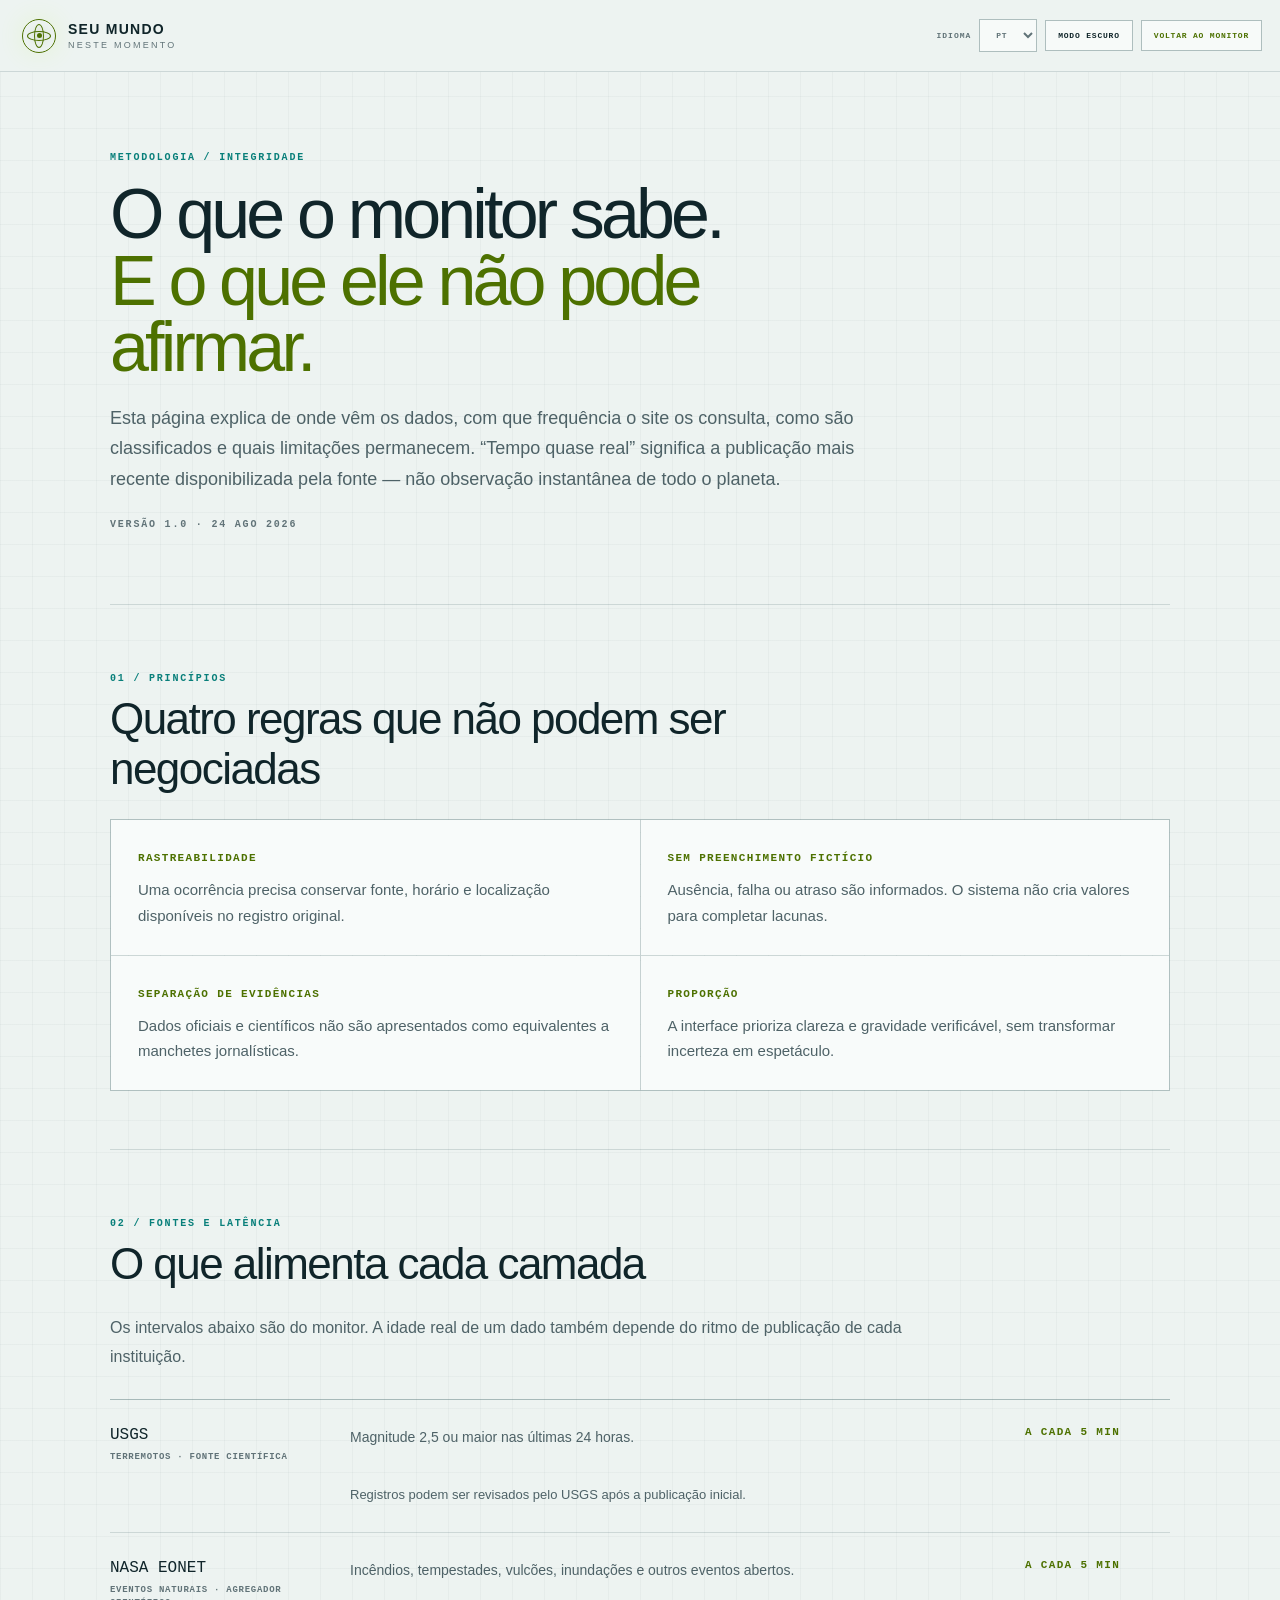
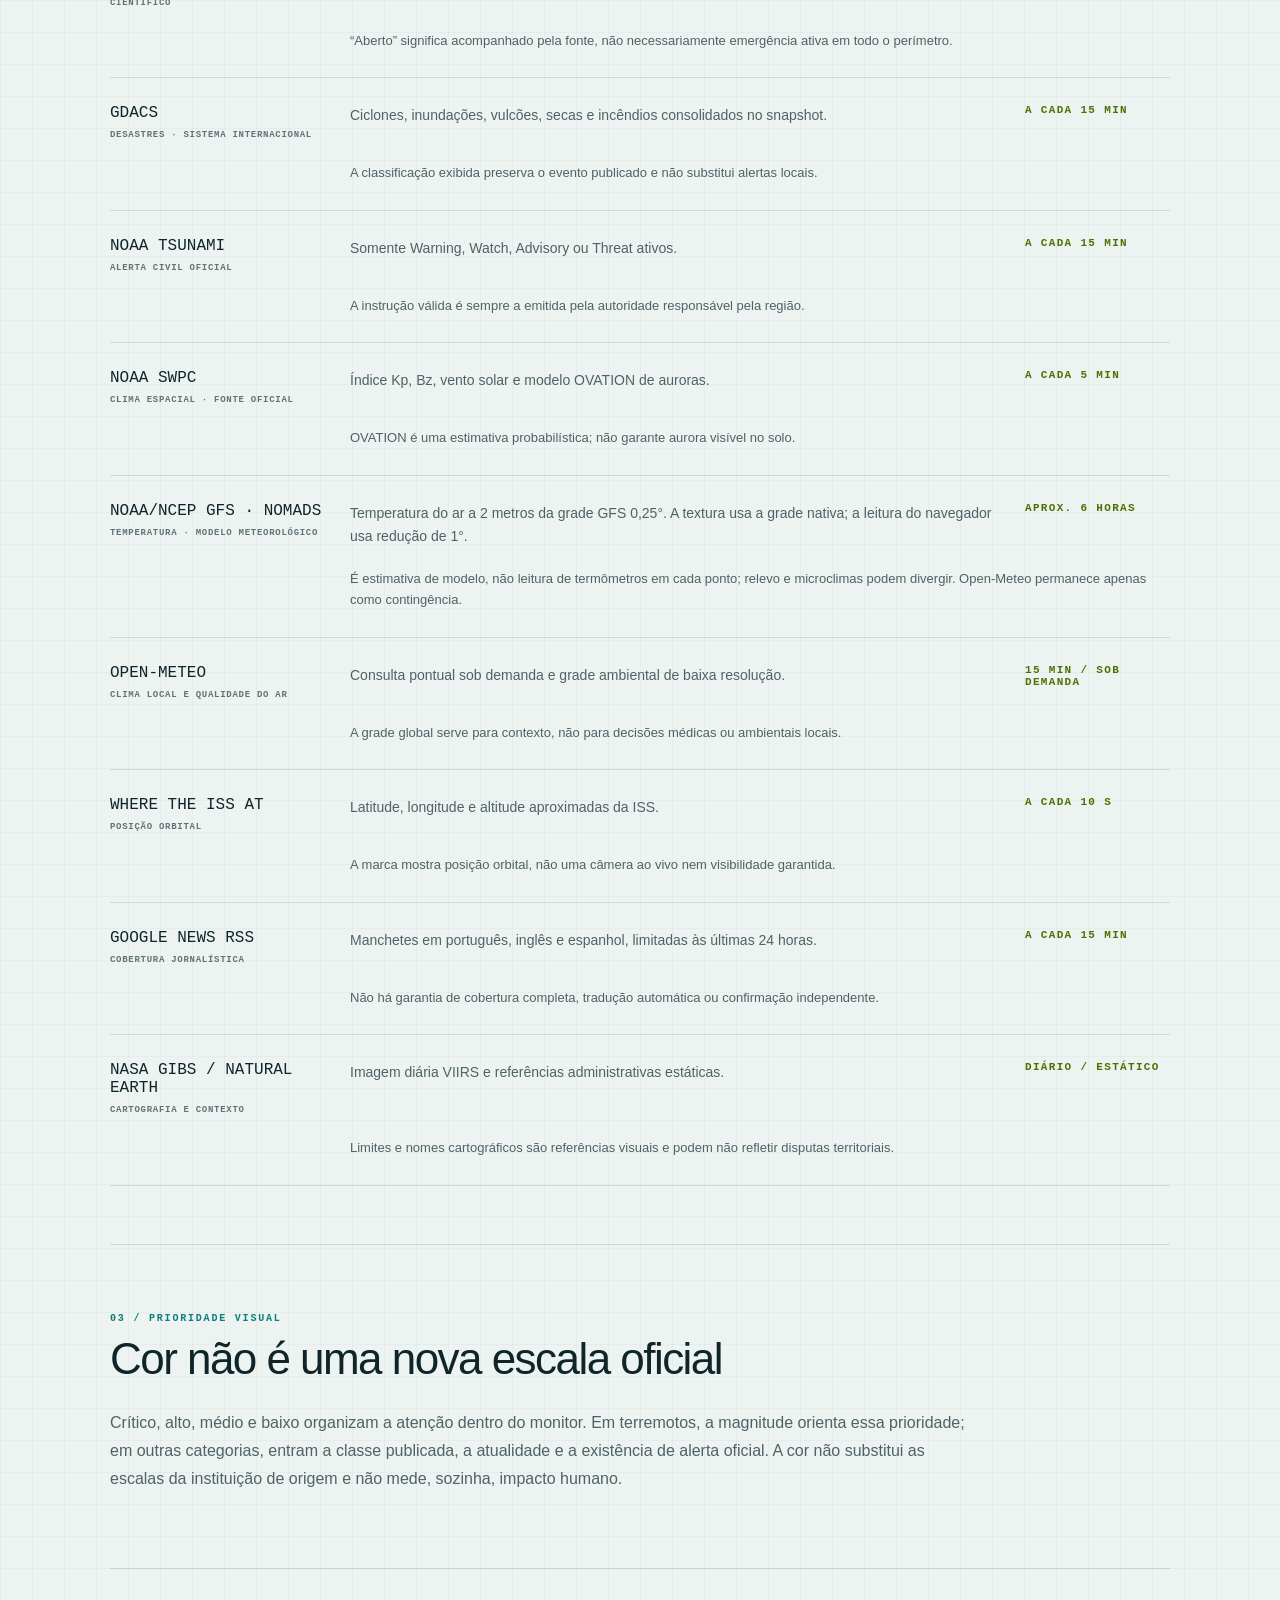
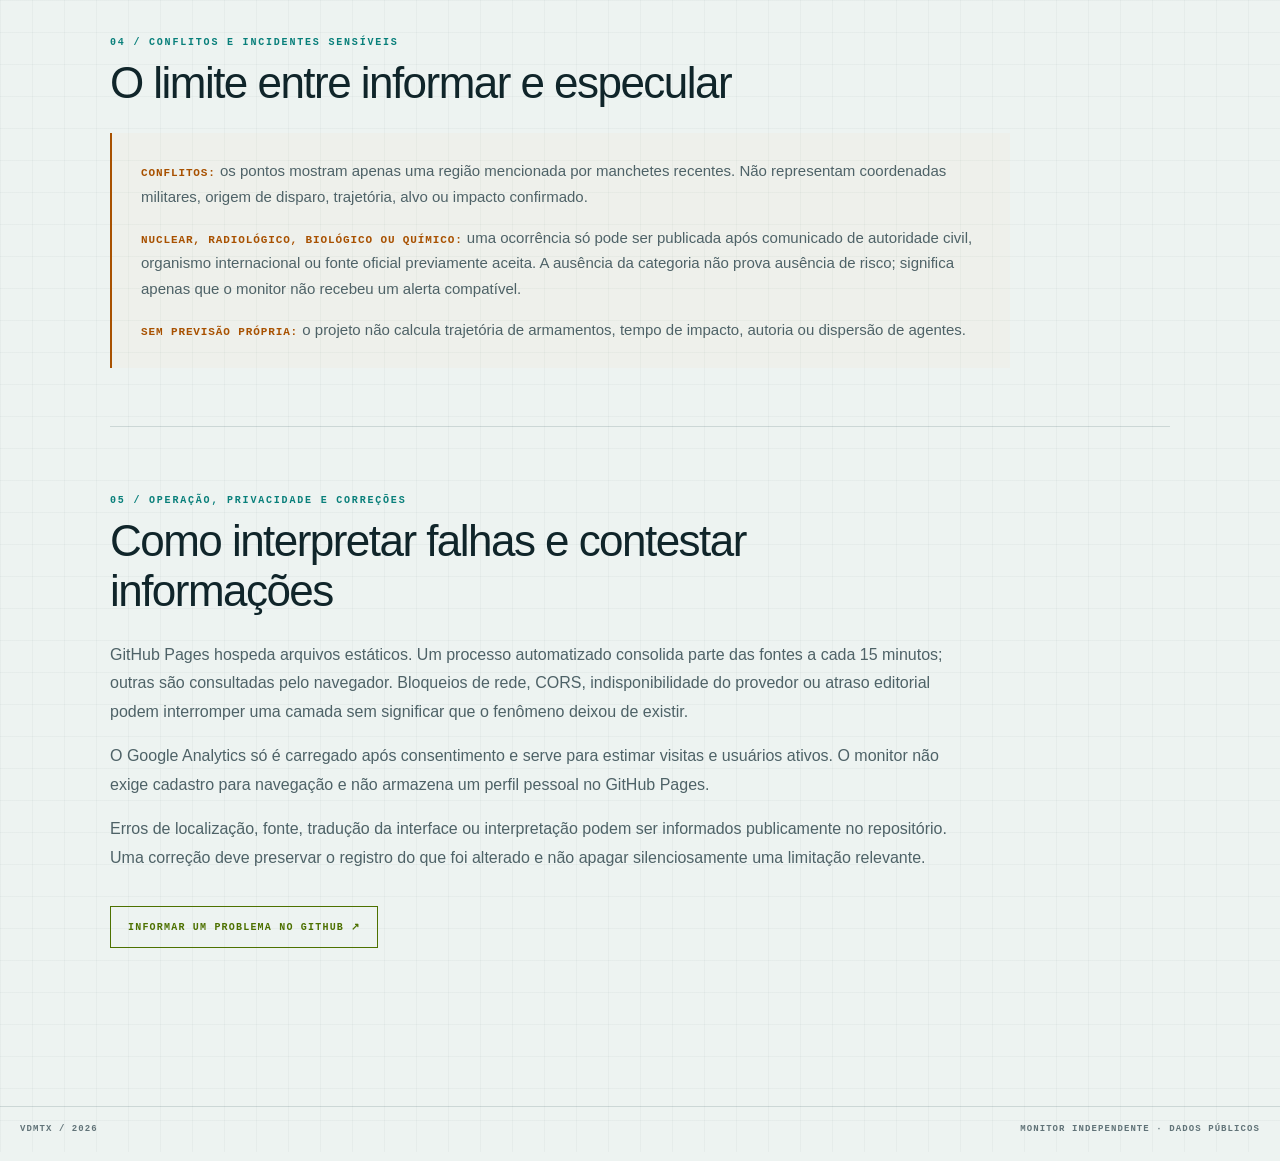
<file: metodologia.html>
<!doctype html>
<html lang="pt-BR" data-theme="dark">
<head>
  <meta charset="utf-8">
  <meta name="viewport" content="width=device-width,initial-scale=1">
  <meta name="description" content="Metodologia, fontes, intervalos de atualização, limitações e critérios de integridade do monitor Seu Mundo Neste Momento.">
  <meta name="referrer" content="strict-origin-when-cross-origin">
  <meta name="theme-color" content="#05090d">
  <meta name="color-scheme" content="dark light">
  <link rel="canonical" href="https://vdmtx.github.io/seu-mundo-neste-momento/metodologia.html">
  <meta property="og:type" content="article">
  <meta property="og:site_name" content="Seu Mundo Neste Momento">
  <meta property="og:title" content="Metodologia e Integridade — Seu Mundo Neste Momento">
  <meta property="og:description" content="Como o monitor trata fontes, latência, risco, notícias e incidentes sensíveis.">
  <meta property="og:url" content="https://vdmtx.github.io/seu-mundo-neste-momento/metodologia.html">
  <meta property="og:image" content="https://vdmtx.github.io/seu-mundo-neste-momento/og-image.png">
  <meta name="twitter:card" content="summary_large_image">
  <meta http-equiv="Content-Security-Policy" content="default-src 'self'; base-uri 'self'; object-src 'none'; frame-src 'none'; form-action 'self'; script-src 'self'; style-src 'self'; img-src 'self' data:; connect-src 'none'; manifest-src 'self'; upgrade-insecure-requests">
  <title>Metodologia e Integridade — Seu Mundo Neste Momento</title>
  <link rel="icon" href="favicon.svg" type="image/svg+xml">
  <link rel="stylesheet" href="methodology.css?v=2">
</head>
<body>
  <header class="method-header">
    <a class="method-brand" href="index.html" aria-label="Seu Mundo Neste Momento">
      <span class="brand-mark"><i></i></span>
      <span><strong>SEU MUNDO</strong><small>NESTE MOMENTO</small></span>
    </a>
    <nav class="method-actions" aria-label="Controles da página">
      <label><span data-ui="language">IDIOMA</span><select id="method-language" aria-label="Idioma"><option value="pt-BR">PT</option><option value="en">EN</option><option value="es">ES</option></select></label>
      <button id="method-theme" type="button">MODO CLARO</button>
      <a href="index.html" data-ui="back">VOLTAR AO MONITOR</a>
    </nav>
  </header>

  <main class="method-main">
    <article data-language="pt-BR">
      <header class="method-hero">
        <p class="eyebrow">METODOLOGIA / INTEGRIDADE</p>
        <h1>O que o monitor sabe.<br><em>E o que ele não pode afirmar.</em></h1>
        <p>Esta página explica de onde vêm os dados, com que frequência o site os consulta, como são classificados e quais limitações permanecem. “Tempo quase real” significa a publicação mais recente disponibilizada pela fonte — não observação instantânea de todo o planeta.</p>
        <p class="revision">VERSÃO 1.0 · 24 AGO 2026</p>
      </header>

      <section aria-labelledby="principios-pt">
        <p class="section-code">01 / PRINCÍPIOS</p><h2 id="principios-pt">Quatro regras que não podem ser negociadas</h2>
        <div class="principle-grid">
          <div><b>RASTREABILIDADE</b><p>Uma ocorrência precisa conservar fonte, horário e localização disponíveis no registro original.</p></div>
          <div><b>SEM PREENCHIMENTO FICTÍCIO</b><p>Ausência, falha ou atraso são informados. O sistema não cria valores para completar lacunas.</p></div>
          <div><b>SEPARAÇÃO DE EVIDÊNCIAS</b><p>Dados oficiais e científicos não são apresentados como equivalentes a manchetes jornalísticas.</p></div>
          <div><b>PROPORÇÃO</b><p>A interface prioriza clareza e gravidade verificável, sem transformar incerteza em espetáculo.</p></div>
        </div>
      </section>

      <section aria-labelledby="fontes-pt">
        <p class="section-code">02 / FONTES E LATÊNCIA</p><h2 id="fontes-pt">O que alimenta cada camada</h2>
        <p class="section-intro">Os intervalos abaixo são do monitor. A idade real de um dado também depende do ritmo de publicação de cada instituição.</p>
        <div class="source-ledger" role="list">
          <div class="source-entry" role="listitem"><div><strong>USGS</strong><span>TERREMOTOS · FONTE CIENTÍFICA</span></div><p>Magnitude 2,5 ou maior nas últimas 24 horas.</p><b>A CADA 5 MIN</b><small>Registros podem ser revisados pelo USGS após a publicação inicial.</small></div>
          <div class="source-entry" role="listitem"><div><strong>NASA EONET</strong><span>EVENTOS NATURAIS · AGREGADOR CIENTÍFICO</span></div><p>Incêndios, tempestades, vulcões, inundações e outros eventos abertos.</p><b>A CADA 5 MIN</b><small>“Aberto” significa acompanhado pela fonte, não necessariamente emergência ativa em todo o perímetro.</small></div>
          <div class="source-entry" role="listitem"><div><strong>GDACS</strong><span>DESASTRES · SISTEMA INTERNACIONAL</span></div><p>Ciclones, inundações, vulcões, secas e incêndios consolidados no snapshot.</p><b>A CADA 15 MIN</b><small>A classificação exibida preserva o evento publicado e não substitui alertas locais.</small></div>
          <div class="source-entry" role="listitem"><div><strong>NOAA TSUNAMI</strong><span>ALERTA CIVIL OFICIAL</span></div><p>Somente Warning, Watch, Advisory ou Threat ativos.</p><b>A CADA 15 MIN</b><small>A instrução válida é sempre a emitida pela autoridade responsável pela região.</small></div>
          <div class="source-entry" role="listitem"><div><strong>NOAA SWPC</strong><span>CLIMA ESPACIAL · FONTE OFICIAL</span></div><p>Índice Kp, Bz, vento solar e modelo OVATION de auroras.</p><b>A CADA 5 MIN</b><small>OVATION é uma estimativa probabilística; não garante aurora visível no solo.</small></div>
          <div class="source-entry" role="listitem"><div><strong>NOAA/NCEP GFS · NOMADS</strong><span>TEMPERATURA · MODELO METEOROLÓGICO</span></div><p>Temperatura do ar a 2 metros da grade GFS 0,25°. A textura usa a grade nativa; a leitura do navegador usa redução de 1°.</p><b>APROX. 6 HORAS</b><small>É estimativa de modelo, não leitura de termômetros em cada ponto; relevo e microclimas podem divergir. Open-Meteo permanece apenas como contingência.</small></div>
          <div class="source-entry" role="listitem"><div><strong>OPEN-METEO</strong><span>CLIMA LOCAL E QUALIDADE DO AR</span></div><p>Consulta pontual sob demanda e grade ambiental de baixa resolução.</p><b>15 MIN / SOB DEMANDA</b><small>A grade global serve para contexto, não para decisões médicas ou ambientais locais.</small></div>
          <div class="source-entry" role="listitem"><div><strong>WHERE THE ISS AT</strong><span>POSIÇÃO ORBITAL</span></div><p>Latitude, longitude e altitude aproximadas da ISS.</p><b>A CADA 10 S</b><small>A marca mostra posição orbital, não uma câmera ao vivo nem visibilidade garantida.</small></div>
          <div class="source-entry" role="listitem"><div><strong>GOOGLE NEWS RSS</strong><span>COBERTURA JORNALÍSTICA</span></div><p>Manchetes em português, inglês e espanhol, limitadas às últimas 24 horas.</p><b>A CADA 15 MIN</b><small>Não há garantia de cobertura completa, tradução automática ou confirmação independente.</small></div>
          <div class="source-entry" role="listitem"><div><strong>NASA GIBS / NATURAL EARTH</strong><span>CARTOGRAFIA E CONTEXTO</span></div><p>Imagem diária VIIRS e referências administrativas estáticas.</p><b>DIÁRIO / ESTÁTICO</b><small>Limites e nomes cartográficos são referências visuais e podem não refletir disputas territoriais.</small></div>
        </div>
      </section>

      <section aria-labelledby="risco-pt">
        <p class="section-code">03 / PRIORIDADE VISUAL</p><h2 id="risco-pt">Cor não é uma nova escala oficial</h2>
        <p>Crítico, alto, médio e baixo organizam a atenção dentro do monitor. Em terremotos, a magnitude orienta essa prioridade; em outras categorias, entram a classe publicada, a atualidade e a existência de alerta oficial. A cor não substitui as escalas da instituição de origem e não mede, sozinha, impacto humano.</p>
      </section>

      <section aria-labelledby="sensiveis-pt">
        <p class="section-code">04 / CONFLITOS E INCIDENTES SENSÍVEIS</p><h2 id="sensiveis-pt">O limite entre informar e especular</h2>
        <div class="warning-block">
          <p><strong>CONFLITOS:</strong> os pontos mostram apenas uma região mencionada por manchetes recentes. Não representam coordenadas militares, origem de disparo, trajetória, alvo ou impacto confirmado.</p>
          <p><strong>NUCLEAR, RADIOLÓGICO, BIOLÓGICO OU QUÍMICO:</strong> uma ocorrência só pode ser publicada após comunicado de autoridade civil, organismo internacional ou fonte oficial previamente aceita. A ausência da categoria não prova ausência de risco; significa apenas que o monitor não recebeu um alerta compatível.</p>
          <p><strong>SEM PREVISÃO PRÓPRIA:</strong> o projeto não calcula trajetória de armamentos, tempo de impacto, autoria ou dispersão de agentes.</p>
        </div>
      </section>

      <section aria-labelledby="operacao-pt">
        <p class="section-code">05 / OPERAÇÃO, PRIVACIDADE E CORREÇÕES</p><h2 id="operacao-pt">Como interpretar falhas e contestar informações</h2>
        <p>GitHub Pages hospeda arquivos estáticos. Um processo automatizado consolida parte das fontes a cada 15 minutos; outras são consultadas pelo navegador. Bloqueios de rede, CORS, indisponibilidade do provedor ou atraso editorial podem interromper uma camada sem significar que o fenômeno deixou de existir.</p>
        <p>O Google Analytics só é carregado após consentimento e serve para estimar visitas e usuários ativos. O monitor não exige cadastro para navegação e não armazena um perfil pessoal no GitHub Pages.</p>
        <p>Erros de localização, fonte, tradução da interface ou interpretação podem ser informados publicamente no repositório. Uma correção deve preservar o registro do que foi alterado e não apagar silenciosamente uma limitação relevante.</p>
        <a class="method-cta" href="https://github.com/Vdmtx/seu-mundo-neste-momento/issues" target="_blank" rel="noopener noreferrer">INFORMAR UM PROBLEMA NO GITHUB ↗</a>
      </section>
    </article>

    <article data-language="en" hidden>
      <header class="method-hero"><p class="eyebrow">METHODOLOGY / INTEGRITY</p><h1>What the monitor knows.<br><em>And what it cannot claim.</em></h1><p>This page explains where the data comes from, how often the site checks it, how it is classified, and which limitations remain. “Near real time” means the latest record made available by the source—not instantaneous observation of the entire planet.</p><p class="revision">VERSION 1.0 · 24 AUG 2026</p></header>
      <section><p class="section-code">01 / PRINCIPLES</p><h2>Four rules that cannot be negotiated</h2><div class="principle-grid"><div><b>TRACEABILITY</b><p>An event must preserve the source, time and location available in the original record.</p></div><div><b>NO FICTIONAL FILL</b><p>Missing, failed or delayed data is reported. The system does not invent values to complete gaps.</p></div><div><b>SEPARATION OF EVIDENCE</b><p>Official and scientific data is not presented as equivalent to news headlines.</p></div><div><b>PROPORTION</b><p>The interface prioritizes clarity and verifiable severity without turning uncertainty into spectacle.</p></div></div></section>
      <section><p class="section-code">02 / SOURCES AND LATENCY</p><h2>What feeds each layer</h2><p class="section-intro">The intervals below belong to the monitor. Actual data age also depends on each institution’s publication cycle.</p><div class="source-ledger" role="list">
        <div class="source-entry" role="listitem"><div><strong>USGS</strong><span>EARTHQUAKES · SCIENTIFIC SOURCE</span></div><p>Magnitude 2.5 or greater during the last 24 hours.</p><b>EVERY 5 MIN</b><small>USGS may revise records after initial publication.</small></div>
        <div class="source-entry" role="listitem"><div><strong>NASA EONET</strong><span>NATURAL EVENTS · SCIENTIFIC AGGREGATOR</span></div><p>Open wildfires, storms, volcanoes, floods and other events.</p><b>EVERY 5 MIN</b><small>“Open” means tracked by the source, not necessarily an emergency throughout the whole perimeter.</small></div>
        <div class="source-entry" role="listitem"><div><strong>GDACS</strong><span>DISASTERS · INTERNATIONAL SYSTEM</span></div><p>Cyclones, floods, volcanoes, droughts and wildfires consolidated in the snapshot.</p><b>EVERY 15 MIN</b><small>The display does not replace local alerts.</small></div>
        <div class="source-entry" role="listitem"><div><strong>NOAA TSUNAMI</strong><span>OFFICIAL CIVIL ALERT</span></div><p>Active Warning, Watch, Advisory or Threat notices only.</p><b>EVERY 15 MIN</b><small>Instructions from the authority responsible for the region always take precedence.</small></div>
        <div class="source-entry" role="listitem"><div><strong>NOAA SWPC</strong><span>SPACE WEATHER · OFFICIAL SOURCE</span></div><p>Kp index, Bz, solar wind and OVATION aurora model.</p><b>EVERY 5 MIN</b><small>OVATION is probabilistic and does not guarantee ground visibility.</small></div>
        <div class="source-entry" role="listitem"><div><strong>NOAA/NCEP GFS · NOMADS</strong><span>TEMPERATURE · WEATHER MODEL</span></div><p>Two-metre air temperature from the 0.25° GFS grid. The texture uses the native grid; browser readout uses a 1° reduction.</p><b>ABOUT 6 HOURS</b><small>This is a model estimate, not a thermometer reading at every point; terrain and microclimates may differ. Open-Meteo is retained only as a fallback.</small></div>
        <div class="source-entry" role="listitem"><div><strong>OPEN-METEO</strong><span>LOCAL WEATHER AND AIR QUALITY</span></div><p>On-demand local lookup and low-resolution environmental grid.</p><b>15 MIN / ON DEMAND</b><small>The global grid is context, not a basis for local medical or environmental decisions.</small></div>
        <div class="source-entry" role="listitem"><div><strong>WHERE THE ISS AT</strong><span>ORBITAL POSITION</span></div><p>Approximate ISS latitude, longitude and altitude.</p><b>EVERY 10 S</b><small>The marker is an orbital position, not a live camera or guaranteed visibility.</small></div>
        <div class="source-entry" role="listitem"><div><strong>GOOGLE NEWS RSS</strong><span>JOURNALISTIC COVERAGE</span></div><p>Portuguese, English and Spanish headlines from the last 24 hours.</p><b>EVERY 15 MIN</b><small>Complete coverage, automatic translation and independent confirmation are not guaranteed.</small></div>
        <div class="source-entry" role="listitem"><div><strong>NASA GIBS / NATURAL EARTH</strong><span>CARTOGRAPHY AND CONTEXT</span></div><p>Daily VIIRS imagery and static administrative references.</p><b>DAILY / STATIC</b><small>Boundaries and labels are visual references and may not reflect territorial disputes.</small></div>
      </div></section>
      <section><p class="section-code">03 / VISUAL PRIORITY</p><h2>Colour is not a new official scale</h2><p>Critical, high, medium and low organize attention inside the monitor. Earthquake magnitude guides priority; other categories also consider the published class, recency and official alert status. Colour does not replace the source institution’s scale and does not measure human impact by itself.</p></section>
      <section><p class="section-code">04 / CONFLICTS AND SENSITIVE INCIDENTS</p><h2>The boundary between reporting and speculation</h2><div class="warning-block"><p><strong>CONFLICTS:</strong> points show only a region mentioned in recent headlines. They are not military coordinates or confirmation of launch origin, trajectory, target or impact.</p><p><strong>NUCLEAR, RADIOLOGICAL, BIOLOGICAL OR CHEMICAL:</strong> an event may appear only after a statement from a civil authority, international organization or previously accepted official source. An absent category does not prove there is no risk; it means the monitor received no compatible alert.</p><p><strong>NO IN-HOUSE FORECAST:</strong> the project does not calculate weapons trajectories, impact times, attribution or agent dispersion.</p></div></section>
      <section><p class="section-code">05 / OPERATION, PRIVACY AND CORRECTIONS</p><h2>How to read failures and challenge information</h2><p>GitHub Pages hosts static files. An automated process consolidates part of the sources every 15 minutes; others are queried by the browser. Network blocks, CORS, provider outages or editorial delays may interrupt a layer without proving that the underlying phenomenon has ended.</p><p>Google Analytics loads only after consent and estimates visits and active users. The monitor requires no account for browsing and stores no personal profile on GitHub Pages.</p><p>Location, source, interface translation or interpretation errors can be reported publicly in the repository. A correction should preserve what changed instead of silently erasing a relevant limitation.</p><a class="method-cta" href="https://github.com/Vdmtx/seu-mundo-neste-momento/issues" target="_blank" rel="noopener noreferrer">REPORT A PROBLEM ON GITHUB ↗</a></section>
    </article>

    <article data-language="es" hidden>
      <header class="method-hero"><p class="eyebrow">METODOLOGÍA / INTEGRIDAD</p><h1>Lo que sabe el monitor.<br><em>Y lo que no puede afirmar.</em></h1><p>Esta página explica el origen de los datos, la frecuencia de consulta, su clasificación y sus limitaciones. “Tiempo casi real” significa el registro más reciente publicado por la fuente, no una observación instantánea de todo el planeta.</p><p class="revision">VERSIÓN 1.0 · 24 AGO 2026</p></header>
      <section><p class="section-code">01 / PRINCIPIOS</p><h2>Cuatro reglas que no se pueden negociar</h2><div class="principle-grid"><div><b>TRAZABILIDAD</b><p>Un evento debe conservar la fuente, hora y ubicación disponibles en el registro original.</p></div><div><b>SIN RELLENO FICTICIO</b><p>La ausencia, falla o demora se informa. El sistema no inventa valores para completar vacíos.</p></div><div><b>SEPARACIÓN DE EVIDENCIAS</b><p>Los datos oficiales y científicos no se presentan como equivalentes a titulares periodísticos.</p></div><div><b>PROPORCIÓN</b><p>La interfaz prioriza claridad y gravedad verificable sin convertir la incertidumbre en espectáculo.</p></div></div></section>
      <section><p class="section-code">02 / FUENTES Y LATENCIA</p><h2>Qué alimenta cada capa</h2><p class="section-intro">Los intervalos siguientes pertenecen al monitor. La edad real del dato también depende del ritmo de publicación de cada institución.</p><div class="source-ledger" role="list">
        <div class="source-entry" role="listitem"><div><strong>USGS</strong><span>TERREMOTOS · FUENTE CIENTÍFICA</span></div><p>Magnitud 2,5 o superior durante las últimas 24 horas.</p><b>CADA 5 MIN</b><small>USGS puede revisar los registros después de su publicación inicial.</small></div>
        <div class="source-entry" role="listitem"><div><strong>NASA EONET</strong><span>EVENTOS NATURALES · AGREGADOR CIENTÍFICO</span></div><p>Incendios, tormentas, volcanes, inundaciones y otros eventos abiertos.</p><b>CADA 5 MIN</b><small>“Abierto” significa monitoreado por la fuente, no necesariamente una emergencia en todo el perímetro.</small></div>
        <div class="source-entry" role="listitem"><div><strong>GDACS</strong><span>DESASTRES · SISTEMA INTERNACIONAL</span></div><p>Ciclones, inundaciones, volcanes, sequías e incendios consolidados.</p><b>CADA 15 MIN</b><small>La visualización no reemplaza alertas locales.</small></div>
        <div class="source-entry" role="listitem"><div><strong>NOAA TSUNAMI</strong><span>ALERTA CIVIL OFICIAL</span></div><p>Solo avisos Warning, Watch, Advisory o Threat activos.</p><b>CADA 15 MIN</b><small>Siempre prevalece la instrucción de la autoridad responsable de la región.</small></div>
        <div class="source-entry" role="listitem"><div><strong>NOAA SWPC</strong><span>CLIMA ESPACIAL · FUENTE OFICIAL</span></div><p>Índice Kp, Bz, viento solar y modelo OVATION de auroras.</p><b>CADA 5 MIN</b><small>OVATION es probabilístico y no garantiza visibilidad desde el suelo.</small></div>
        <div class="source-entry" role="listitem"><div><strong>NOAA/NCEP GFS · NOMADS</strong><span>TEMPERATURA · MODELO METEOROLÓGICO</span></div><p>Temperatura del aire a dos metros de la cuadrícula GFS de 0,25°. La textura utiliza la cuadrícula nativa; la lectura del navegador usa una reducción de 1°.</p><b>APROX. 6 HORAS</b><small>Es una estimación de modelo, no un termómetro en cada punto; el relieve y los microclimas pueden diferir. Open-Meteo se conserva solo como contingencia.</small></div>
        <div class="source-entry" role="listitem"><div><strong>OPEN-METEO</strong><span>CLIMA LOCAL Y CALIDAD DEL AIRE</span></div><p>Consulta local bajo demanda y cuadrícula ambiental de baja resolución.</p><b>15 MIN / BAJO DEMANDA</b><small>La cuadrícula global sirve como contexto, no para decisiones médicas o ambientales locales.</small></div>
        <div class="source-entry" role="listitem"><div><strong>WHERE THE ISS AT</strong><span>POSICIÓN ORBITAL</span></div><p>Latitud, longitud y altitud aproximadas de la ISS.</p><b>CADA 10 S</b><small>El marcador es una posición orbital, no una cámara en vivo ni visibilidad garantizada.</small></div>
        <div class="source-entry" role="listitem"><div><strong>GOOGLE NEWS RSS</strong><span>COBERTURA PERIODÍSTICA</span></div><p>Titulares en portugués, inglés y español de las últimas 24 horas.</p><b>CADA 15 MIN</b><small>No se garantiza cobertura completa, traducción automática ni confirmación independiente.</small></div>
        <div class="source-entry" role="listitem"><div><strong>NASA GIBS / NATURAL EARTH</strong><span>CARTOGRAFÍA Y CONTEXTO</span></div><p>Imagen VIIRS diaria y referencias administrativas estáticas.</p><b>DIARIO / ESTÁTICO</b><small>Los límites y nombres son referencias visuales y pueden no reflejar disputas territoriales.</small></div>
      </div></section>
      <section><p class="section-code">03 / PRIORIDAD VISUAL</p><h2>El color no es una nueva escala oficial</h2><p>Crítico, alto, medio y bajo organizan la atención dentro del monitor. La magnitud orienta los terremotos; otras categorías también consideran la clase publicada, la actualidad y la existencia de una alerta oficial. El color no reemplaza la escala de la institución de origen ni mide por sí solo el impacto humano.</p></section>
      <section><p class="section-code">04 / CONFLICTOS E INCIDENTES SENSIBLES</p><h2>El límite entre informar y especular</h2><div class="warning-block"><p><strong>CONFLICTOS:</strong> los puntos muestran solo una región mencionada en titulares recientes. No son coordenadas militares ni confirmación de origen, trayectoria, objetivo o impacto.</p><p><strong>NUCLEAR, RADIOLÓGICO, BIOLÓGICO O QUÍMICO:</strong> un evento solo puede aparecer después de un comunicado de una autoridad civil, organismo internacional o fuente oficial previamente aceptada. La ausencia de la categoría no prueba ausencia de riesgo; significa que el monitor no recibió una alerta compatible.</p><p><strong>SIN PRONÓSTICO PROPIO:</strong> el proyecto no calcula trayectorias de armas, tiempos de impacto, atribución ni dispersión de agentes.</p></div></section>
      <section><p class="section-code">05 / OPERACIÓN, PRIVACIDAD Y CORRECCIONES</p><h2>Cómo interpretar fallas y cuestionar información</h2><p>GitHub Pages aloja archivos estáticos. Un proceso automatizado consolida parte de las fuentes cada 15 minutos; otras son consultadas por el navegador. Bloqueos de red, CORS, indisponibilidad del proveedor o retrasos editoriales pueden interrumpir una capa sin demostrar que el fenómeno terminó.</p><p>Google Analytics solo se carga con consentimiento y estima visitas y usuarios activos. El monitor no exige una cuenta para navegar ni almacena un perfil personal en GitHub Pages.</p><p>Los errores de ubicación, fuente, traducción de la interfaz o interpretación pueden informarse públicamente en el repositorio. Una corrección debe conservar lo que cambió en lugar de borrar silenciosamente una limitación relevante.</p><a class="method-cta" href="https://github.com/Vdmtx/seu-mundo-neste-momento/issues" target="_blank" rel="noopener noreferrer">INFORMAR UN PROBLEMA EN GITHUB ↗</a></section>
    </article>
  </main>

  <footer class="method-footer"><span>VDMTX / 2026</span><span data-ui="independent">MONITOR INDEPENDENTE · DADOS PÚBLICOS</span></footer>
  <script src="methodology.js?v=1"></script>
</body>
</html>
</file>
<file: methodology.css>
:root{--ink:#05090d;--panel:#071017;--panel2:#0b171e;--line:rgba(167,222,227,.16);--line2:rgba(167,222,227,.34);--text:#e8f1ef;--muted:#829297;--acid:#c7ff4a;--cyan:#60e6da;--orange:#ff9e44}*{box-sizing:border-box}html,body{margin:0;min-width:320px;background:var(--ink);color:var(--text);font-family:Arial,Helvetica,sans-serif}body{background-image:linear-gradient(rgba(255,255,255,.012) 1px,transparent 1px),linear-gradient(90deg,rgba(255,255,255,.012) 1px,transparent 1px);background-size:32px 32px}a,button,select{font:inherit;color:inherit}.method-header{min-height:72px;display:flex;align-items:stretch;justify-content:space-between;border-bottom:1px solid var(--line);background:rgba(5,9,13,.97);position:sticky;top:0;z-index:10}.method-brand{display:flex;align-items:center;gap:12px;padding:0 22px;text-decoration:none;color:inherit}.method-brand strong,.method-brand small{display:block}.method-brand strong{font-size:14px;letter-spacing:.09em}.method-brand small{margin-top:3px;color:var(--muted);font-size:9px;letter-spacing:.25em}.brand-mark{width:34px;height:34px;border:1px solid var(--acid);border-radius:50%;position:relative;display:grid;place-items:center;box-shadow:0 0 24px rgba(199,255,74,.16)}.brand-mark:before,.brand-mark:after{content:"";position:absolute;width:22px;height:8px;border:1px solid var(--acid);border-radius:50%}.brand-mark:after{transform:rotate(90deg)}.brand-mark i{width:5px;height:5px;border-radius:50%;background:var(--acid);box-shadow:0 0 12px var(--acid)}.method-actions{display:flex;align-items:center;gap:8px;padding:10px 18px}.method-actions label{display:flex;align-items:center;gap:8px;color:var(--muted);font:700 8px ui-monospace,monospace;letter-spacing:.12em}.method-actions select,.method-actions button,.method-actions a{border:1px solid var(--line2);background:rgba(10,20,27,.72);padding:10px 12px;text-decoration:none;font:700 8px ui-monospace,monospace;letter-spacing:.1em}.method-actions button{cursor:pointer}.method-actions a{color:var(--acid)}.method-main{width:min(1060px,calc(100% - 40px));margin:0 auto;padding:70px 0 100px}.method-hero{max-width:790px;padding-bottom:64px}.eyebrow,.section-code,.revision{color:var(--cyan);font:700 8px ui-monospace,monospace;letter-spacing:.2em}.method-hero h1{margin:18px 0 22px;font-size:clamp(38px,6vw,68px);line-height:.94;font-weight:300;letter-spacing:-.055em}.method-hero h1 em{color:var(--acid);font-style:normal}.method-hero>p:not(.eyebrow):not(.revision){max-width:720px;color:#aab8ba;font-size:15px;line-height:1.75}.revision{margin-top:24px;color:var(--muted)}section{padding:52px 0;border-top:1px solid var(--line)}section h2{margin:10px 0 22px;max-width:760px;font-weight:300;font-size:clamp(27px,4vw,42px);letter-spacing:-.035em}.section-intro,section>p:not(.section-code){max-width:810px;color:#9eadaf;font-size:13px;line-height:1.75}.principle-grid{display:grid;grid-template-columns:repeat(2,1fr);gap:1px;background:var(--line);border:1px solid var(--line)}.principle-grid>div{background:var(--panel);padding:24px}.principle-grid b,.source-entry b{color:var(--acid);font:700 9px ui-monospace,monospace;letter-spacing:.12em}.principle-grid p{margin:12px 0 0;color:#9eadaf;font-size:12px;line-height:1.65}.source-ledger{margin-top:28px;border-top:1px solid var(--line2)}.source-entry{display:grid;grid-template-columns:210px minmax(180px,1fr) 130px;gap:18px;align-items:start;padding:22px 0;border-bottom:1px solid var(--line)}.source-entry>div strong,.source-entry>div span{display:block}.source-entry>div strong{font:500 14px ui-monospace,monospace;color:var(--text)}.source-entry>div span{margin-top:7px;color:var(--muted);font:700 7px ui-monospace,monospace;letter-spacing:.08em}.source-entry p,.source-entry small{margin:0;color:#a6b4b6;font-size:11px;line-height:1.55}.source-entry small{grid-column:2/4;color:var(--muted)}.warning-block{max-width:870px;padding:7px 26px;border-left:2px solid var(--orange);background:rgba(255,158,68,.035)}.warning-block p{color:#acb8b9;font-size:12px;line-height:1.7}.warning-block strong{color:var(--orange);font:700 9px ui-monospace,monospace;letter-spacing:.08em}.method-cta{display:inline-block;margin-top:18px;padding:13px 16px;border:1px solid var(--acid);color:var(--acid);text-decoration:none;font:700 9px ui-monospace,monospace;letter-spacing:.12em}.method-footer{min-height:42px;display:flex;justify-content:space-between;align-items:center;padding:0 20px;border-top:1px solid var(--line);color:var(--muted);font:700 7px ui-monospace,monospace;letter-spacing:.12em}
html[data-theme="light"]{--ink:#edf3f1;--panel:#f8fbfa;--panel2:#e5eeeb;--line:rgba(34,73,78,.16);--line2:rgba(34,73,78,.34);--text:#10252a;--muted:#617378;--acid:#4d7100;--cyan:#087f7a;--orange:#a85100}html[data-theme="light"] body{background-color:var(--ink);background-image:linear-gradient(rgba(22,63,69,.035) 1px,transparent 1px),linear-gradient(90deg,rgba(22,63,69,.035) 1px,transparent 1px)}html[data-theme="light"] .method-header{background:rgba(237,243,241,.97)}html[data-theme="light"] .method-actions select,html[data-theme="light"] .method-actions button,html[data-theme="light"] .method-actions a{background:#f7faf9}html[data-theme="light"] .method-hero>p:not(.eyebrow):not(.revision),html[data-theme="light"] section>p:not(.section-code),html[data-theme="light"] .principle-grid p,html[data-theme="light"] .source-entry p,html[data-theme="light"] .source-entry small,html[data-theme="light"] .warning-block p{color:#4e6267}
@media(max-width:760px){.method-header{align-items:center}.method-brand{padding:0 12px}.method-brand span:last-child{display:none}.method-actions{padding:8px;gap:5px}.method-actions label span{display:none}.method-actions select,.method-actions button,.method-actions a{padding:9px 8px}.method-actions a{font-size:0}.method-actions a:after{content:"↩";font-size:14px}.method-main{width:min(100% - 28px,1060px);padding-top:45px}.method-hero{padding-bottom:42px}.principle-grid{grid-template-columns:1fr}.source-entry{grid-template-columns:1fr auto;gap:10px 14px}.source-entry p{grid-column:1/3}.source-entry small{grid-column:1/3}.method-footer{gap:12px}.method-footer span:last-child{text-align:right}}
@media(prefers-reduced-motion:reduce){*{scroll-behavior:auto!important}}

/* Escala editorial: leitura confortável em telas grandes e pequenas. */
.eyebrow,.section-code,.revision{font-size:10px;letter-spacing:.18em}
.method-hero h1{font-size:clamp(40px,6vw,70px);line-height:.95}
.method-hero>p:not(.eyebrow):not(.revision){max-width:780px;font-size:18px;line-height:1.72}
section{padding:58px 0}
section h2{font-size:clamp(29px,4vw,44px);margin-bottom:25px}
.section-intro,section>p:not(.section-code){max-width:860px;font-size:16px;line-height:1.78}
.principle-grid>div{padding:27px}
.principle-grid b,.source-entry b{font-size:11px}
.principle-grid p{font-size:15px;line-height:1.68}
.source-entry{grid-template-columns:220px minmax(220px,1fr) 145px;gap:20px;padding:26px 0}
.source-entry>div strong{font-size:16px}
.source-entry>div span{font-size:9px;line-height:1.45}
.source-entry p{font-size:14px;line-height:1.65}
.source-entry small{font-size:13px;line-height:1.65}
.warning-block{max-width:900px;padding:10px 29px}
.warning-block p{font-size:15px;line-height:1.72}
.warning-block strong{font-size:11px}
.method-cta{font-size:10px;padding:14px 17px}
.method-footer{min-height:46px;font-size:9px}

@media(max-width:760px){
  .method-actions select,.method-actions button,.method-actions a{padding:10px 9px}
  .method-actions a:after{font-size:16px}
  .method-hero>p:not(.eyebrow):not(.revision){font-size:17px}
  .source-entry{grid-template-columns:1fr auto;gap:11px 14px}
  .source-entry small{font-size:14px}
}
</file>
